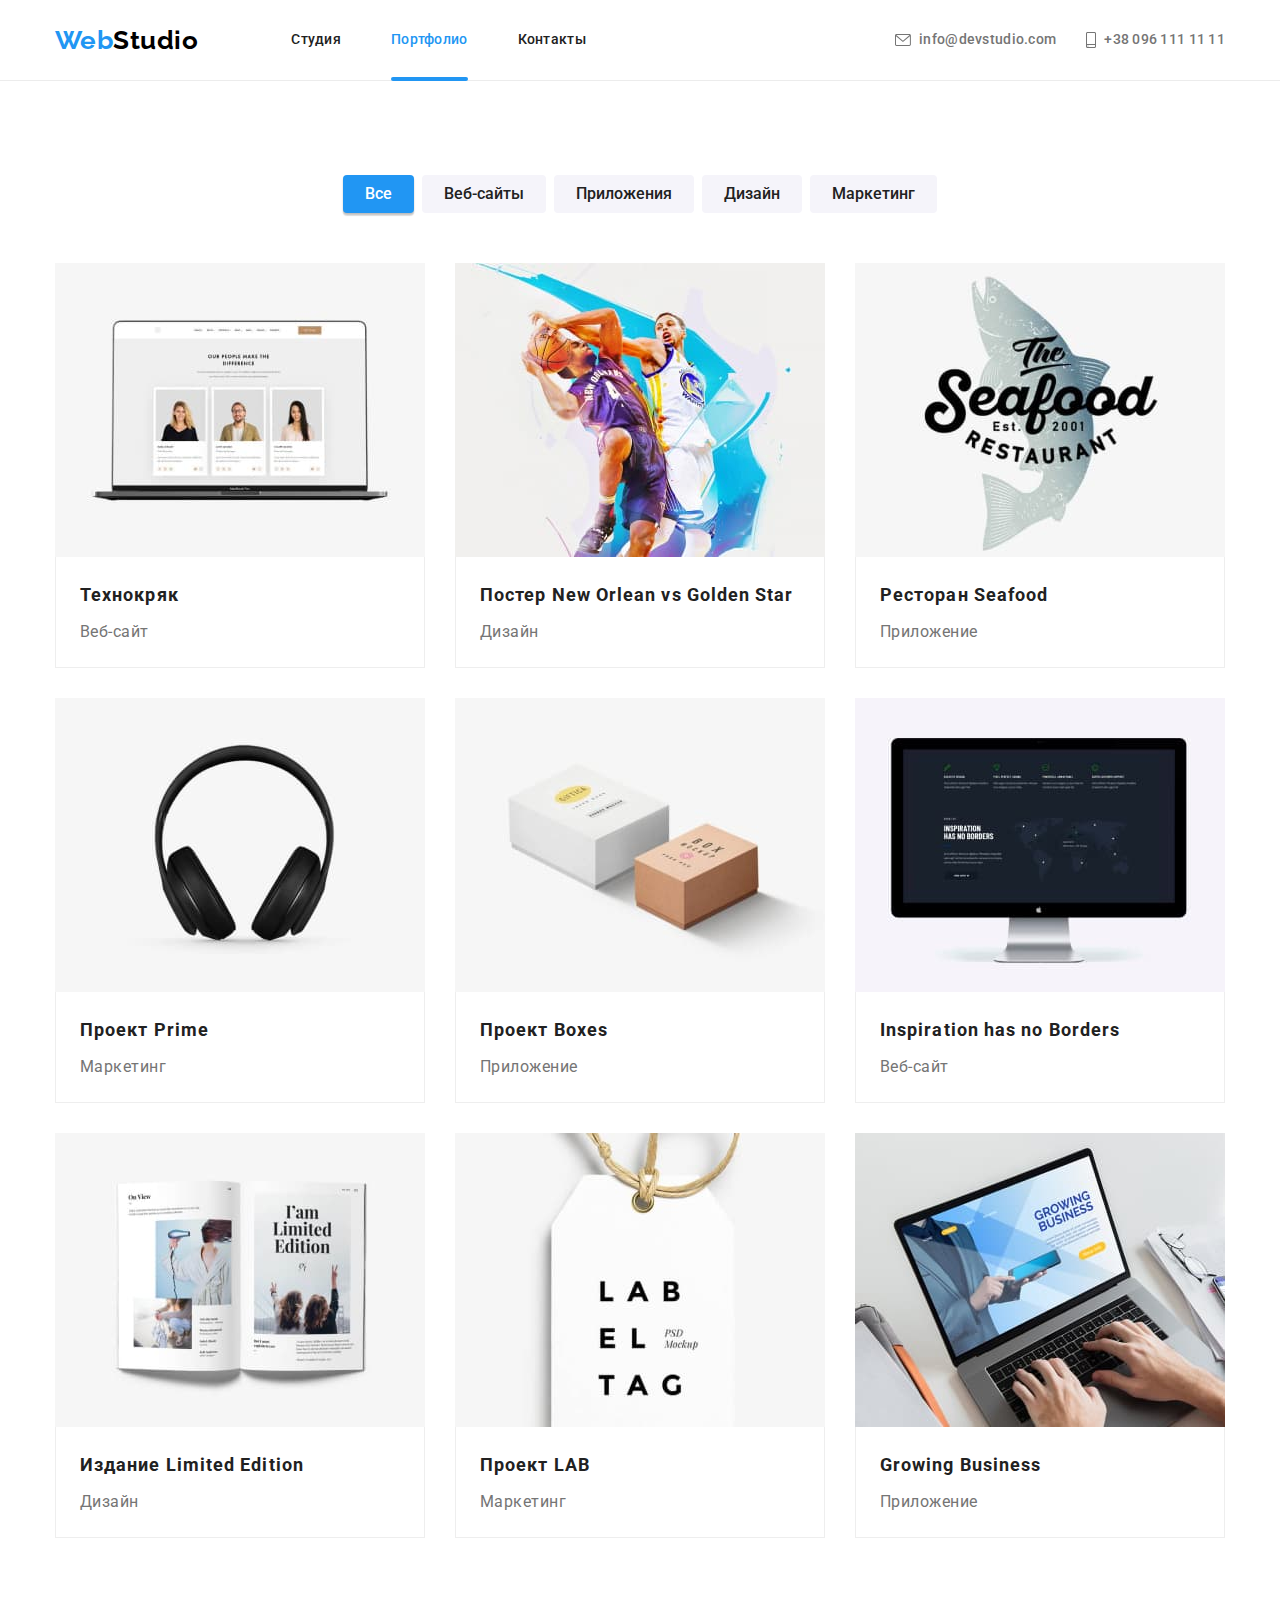
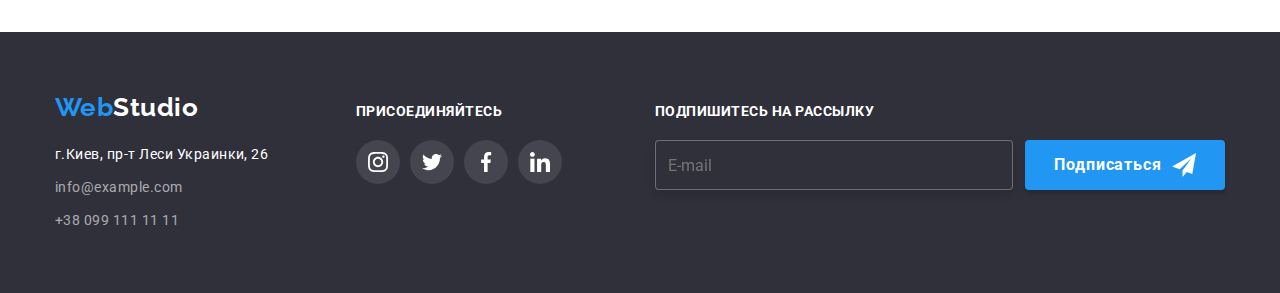
<file: portfolio.html>
<!DOCTYPE html>
<html lang="en">
  <head>
    <meta charset="UTF-8" />
    <meta http-equiv="X-UA-Compatible" content="IE=edge" />
    <meta name="viewport" content="width=device-width, initial-scale=1.0" />
    <title>Портфолио</title>
    <link rel="preconnect" href="https://fonts.googleapis.com" />
    <link rel="preconnect" href="https://fonts.gstatic.com" crossorigin />
    <link
      href="https://fonts.googleapis.com/css2?family=Raleway:wght@700&family=Roboto:wght@400;500;700;900&display=swap"
      rel="stylesheet"
    />
    <link
      rel="stylesheet"
      href="https://cdnjs.cloudflare.com/ajax/libs/modern-normalize/1.1.0/modern-normalize.min.css"
    />
    <link rel="stylesheet" href="./css/main.min.css" />
  </head>
  <body>
    <!--Header-->
    <header class="header">
      <div class="container header__container">
        <nav class="header__nav">
          <a class="logo header__logo" href="./index.html" aria-label="Логотип сайта WebStudio"
            >Web<span class="logo__text logo__text--black" lang="en">Studio</span>
          </a>

          <button type="button" class="header__button" aria-expanded="false" data-menu-button>
            <svg width="40" height="40" aria-label="Переключатель мобильного меню">
              <use class="header__icon-menu" href="./images/icons.svg#icon-mobile-menu"></use>
              <use class="header__icon-close" href="./images/icons.svg#icon-mobile-close"></use>
            </svg>
          </button>

          <div class="menu-container" data-menu>
            <ul class="site-nav">
              <li class="site-nav__item">
                <a class="site-nav__link" href="./index.html">Студия</a>
              </li>
              <li class="site-nav__item">
                <a class="site-nav__link site-nav__link--current" href="./portfolio.html"
                  >Портфолио</a
                >
              </li>
              <li class="site-nav__item">
                <a class="site-nav__link" href="">Контакты</a>
              </li>
            </ul>

            <ul class="header-contacts">
              <li class="header-contacts__item">
                <a class="header-contacts__link" href="mailto:info@devstudio.com"
                  ><svg class="header-contacts__icon" width="16" height="12">
                    <use href="./images/icons.svg#icon-mail"></use>
                  </svg>
                  info@devstudio.com</a
                >
              </li>
              <li class="header-contacts__item">
                <a class="header-contacts__link" href="tel:380961111111">
                  <svg class="header-contacts__icon" width="10" height="16">
                    <use href="./images/icons.svg#icon-phone"></use>
                  </svg>
                  +38 096 111 11 11</a
                >
              </li>
            </ul>

            <ul class="header-links">
              <li class="header-links__item">
                <a href="" class="header-links__link">Instagram</a>
              </li>
              <li class="header-links__item">
                <a href="" class="header-links__link">Twitter</a>
              </li>
              <li class="header-links__item">
                <a href="" class="header-links__link">Facebook</a>
              </li>
              <li class="header-links__item">
                <a href="" class="header-links__link">LinkedIn</a>
              </li>
            </ul>
          </div>
        </nav>
      </div>
    </header>

    <main>
      <!--Navigation buttons-->
      <section class="portfolio section">
        <div class="container">
          <h1 class="visually-hidden">Портфолио</h1>
          <ul class="portfolio-filter">
            <li class="portfolio-filter__item">
              <button class="portfolio-filter__btn portfolio-filter__btn--current" type="button">
                Все
              </button>
            </li>
            <li class="portfolio-filter__item">
              <button class="portfolio-filter__btn" type="button">Веб-сайты</button>
            </li>
            <li class="portfolio-filter__item">
              <button class="portfolio-filter__btn" type="button">Приложения</button>
            </li>
            <li class="portfolio-filter__item">
              <button class="portfolio-filter__btn" type="button">Дизайн</button>
            </li>
            <li class="portfolio-filter__item">
              <button class="portfolio-filter__btn" type="button">Маркетинг</button>
            </li>
          </ul>

          <!--Portfolio-->

          <ul class="card-set">
            <li class="card-set__item">
              <a class="product" href="">
                <div class="product__thumb">
                  <picture>
                    <source
                      srcset="
                        ./images/portfolio/img-1/img1-370@1x.jpg 1x,
                        ./images/portfolio/img-1/img1-370@2x.jpg 2x
                      "
                      type="image/jpg"
                      media="(min-width: 1200px)"
                    />

                    <source
                      srcset="
                        ./images/portfolio/img-1/img1-354@1x.jpg 1x,
                        ./images/portfolio/img-1/img1-354@2x.jpg 2x
                      "
                      type="image/jpg"
                      media="(min-width: 768px)"
                    />

                    <source
                      srcset="
                        ./images/portfolio/img-1/img1-450@1x.jpg 1x,
                        ./images/portfolio/img-1/img1-450@2x.jpg 2x
                      "
                      type="image/jpg"
                      media="(max-width: 767px)"
                    />

                    <img
                      class="product__img"
                      src="./images/portfolio/img-1/img1-450@1x.jpg"
                      alt="Открытый ноутбук с сайтом Технокряк"
                    />
                  </picture>

                  <div class="product__overlay">
                    <div class="product__overlay-box">
                      <p class="product__overlay-text">
                        Ресурс предлагает комплексные предложения с разным уровнем функционала и
                        сервисов. Все это позволит посетителю получить исчерпывающие сведения о
                        компании или частном лице.
                      </p>
                    </div>
                  </div>
                </div>

                <div class="product__meta">
                  <h2 class="product__title">Технокряк</h2>
                  <p class="product__text">Веб-сайт</p>
                </div>
              </a>
            </li>

            <li class="card-set__item">
              <a class="product" href="">
                <div class="product__thumb">
                  <picture>
                    <source
                      srcset="
                        ./images/portfolio/img-2/img2-370@1x.jpg 1x,
                        ./images/portfolio/img-2/img2-370@2x.jpg 2x
                      "
                      type="image/jpg"
                      media="(min-width: 1200px)"
                    />

                    <source
                      srcset="
                        ./images/portfolio/img-2/img2-354@1x.jpg 1x,
                        ./images/portfolio/img-2/img2-354@2x.jpg 2x
                      "
                      type="image/jpg"
                      media="(min-width: 768px)"
                    />

                    <source
                      srcset="
                        ./images/portfolio/img-2/img2-450@1x.jpg 1x,
                        ./images/portfolio/img-2/img2-450@2x.jpg 2x
                      "
                      type="image/jpg"
                      media="(max-width: 767px)"
                    />

                    <img
                      class="product__img"
                      src="./images/portfolio/img-2/img2-450@1x.jpg"
                      alt="Два парня играют в баскетболл"
                    />
                  </picture>

                  <div class="product__overlay">
                    <div class="product__overlay-box">
                      <p class="product__overlay-text">
                        Ресурс предлагает комплексные предложения с разным уровнем функционала и
                        сервисов. Все это позволит посетителю получить исчерпывающие сведения о
                        компании или частном лице.
                      </p>
                    </div>
                  </div>
                </div>
                <div class="product__meta">
                  <h2 class="product__title">Постер New Orlean vs Golden Star</h2>
                  <p class="product__text">Дизайн</p>
                </div>
              </a>
            </li>

            <li class="card-set__item">
              <a class="product" href="">
                <div class="product__thumb">
                  <picture>
                    <source
                      srcset="
                        ./images/portfolio/img-3/img3-370@1x.jpg 1x,
                        ./images/portfolio/img-3/img3-370@2x.jpg 2x
                      "
                      type="image/jpg"
                      media="(min-width: 1200px)"
                    />

                    <source
                      srcset="
                        ./images/portfolio/img-3/img3-354@1x.jpg 1x,
                        ./images/portfolio/img-3/img3-354@2x.jpg 2x
                      "
                      type="image/jpg"
                      media="(min-width: 768px)"
                    />

                    <source
                      srcset="
                        ./images/portfolio/img-3/img3-450@1x.jpg 1x,
                        ./images/portfolio/img-3/img3-450@2x.jpg 2x
                      "
                      type="image/jpg"
                      media="(max-width: 767px)"
                    />

                    <img
                      class="product__img"
                      src="./images/portfolio/img-3/img3-450@1x.jpg"
                      alt="Логотип в виде рыбы с название ресторана Seafood"
                    />
                  </picture>

                  <div class="product__overlay">
                    <div class="product__overlay-box">
                      <p class="product__overlay-text">
                        Ресурс предлагает комплексные предложения с разным уровнем функционала и
                        сервисов. Все это позволит посетителю получить исчерпывающие сведения о
                        компании или частном лице.
                      </p>
                    </div>
                  </div>
                </div>
                <div class="product__meta">
                  <h2 class="product__title">Ресторан Seafood</h2>
                  <p class="product__text">Приложение</p>
                </div>
              </a>
            </li>

            <li class="card-set__item">
              <a class="product" href="">
                <div class="product__thumb">
                  <picture>
                    <source
                      srcset="
                        ./images/portfolio/img-4/img4-370@1x.jpg 1x,
                        ./images/portfolio/img-4/img4-370@2x.jpg 2x
                      "
                      type="image/jpg"
                      media="(min-width: 1200px)"
                    />

                    <source
                      srcset="
                        ./images/portfolio/img-4/img4-354@1x.jpg 1x,
                        ./images/portfolio/img-4/img4-354@2x.jpg 2x
                      "
                      type="image/jpg"
                      media="(min-width: 768px)"
                    />

                    <source
                      srcset="
                        ./images/portfolio/img-4/img4-450@1x.jpg 1x,
                        ./images/portfolio/img-4/img4-450@2x.jpg 2x
                      "
                      type="image/jpg"
                      media="(max-width: 767px)"
                    />

                    <img
                      class="product__img"
                      src="./images/portfolio/img-4/img4-450@1x.jpg"
                      alt="Наушники"
                    />
                  </picture>

                  <div class="product__overlay">
                    <div class="product__overlay-box">
                      <p class="product__overlay-text">
                        Ресурс предлагает комплексные предложения с разным уровнем функционала и
                        сервисов. Все это позволит посетителю получить исчерпывающие сведения о
                        компании или частном лице.
                      </p>
                    </div>
                  </div>
                </div>
                <div class="product__meta">
                  <h2 class="product__title">Проект Prime</h2>
                  <p class="product__text">Маркетинг</p>
                </div>
              </a>
            </li>

            <li class="card-set__item">
              <a class="product" href="">
                <div class="product__thumb">
                  <picture>
                    <source
                      srcset="
                        ./images/portfolio/img-5/img5-370@1x.jpg 1x,
                        ./images/portfolio/img-5/img5-370@2x.jpg 2x
                      "
                      type="image/jpg"
                      media="(min-width: 1200px)"
                    />

                    <source
                      srcset="
                        ./images/portfolio/img-5/img5-354@1x.jpg 1x,
                        ./images/portfolio/img-5/img5-354@2x.jpg 2x
                      "
                      type="image/jpg"
                      media="(min-width: 768px)"
                    />

                    <source
                      srcset="
                        ./images/portfolio/img-5/img5-450@1x.jpg 1x,
                        ./images/portfolio/img-5/img5-450@2x.jpg 2x
                      "
                      type="image/jpg"
                      media="(max-width: 767px)"
                    />

                    <img
                      class="product__img"
                      src="./images/portfolio/img-5/img5-450@1x.jpg"
                      alt="Две коробки"
                    />
                  </picture>

                  <div class="product__overlay">
                    <div class="product__overlay-box">
                      <p class="product__overlay-text">
                        Ресурс предлагает комплексные предложения с разным уровнем функционала и
                        сервисов. Все это позволит посетителю получить исчерпывающие сведения о
                        компании или частном лице.
                      </p>
                    </div>
                  </div>
                </div>
                <div class="product__meta">
                  <h2 class="product__title">Проект Boxes</h2>
                  <p class="product__text">Приложение</p>
                </div>
              </a>
            </li>

            <li class="card-set__item">
              <a class="product" href="">
                <div class="product__thumb">
                  <picture>
                    <source
                      srcset="
                        ./images/portfolio/img-6/img6-370@1x.jpg 1x,
                        ./images/portfolio/img-6/img6-370@2x.jpg 2x
                      "
                      type="image/jpg"
                      media="(min-width: 1200px)"
                    />

                    <source
                      srcset="
                        ./images/portfolio/img-6/img6-354@1x.jpg 1x,
                        ./images/portfolio/img-6/img6-354@2x.jpg 2x
                      "
                      type="image/jpg"
                      media="(min-width: 768px)"
                    />

                    <source
                      srcset="
                        ./images/portfolio/img-6/img6-450@1x.jpg 1x,
                        ./images/portfolio/img-6/img6-450@2x.jpg 2x
                      "
                      type="image/jpg"
                      media="(max-width: 767px)"
                    />

                    <img
                      class="product__img"
                      src="./images/portfolio/img-6/img6-450@1x.jpg"
                      alt="Компьютерый монитор"
                    />
                  </picture>

                  <div class="product__overlay">
                    <div class="product__overlay-box">
                      <p class="product__overlay-text">
                        Ресурс предлагает комплексные предложения с разным уровнем функционала и
                        сервисов. Все это позволит посетителю получить исчерпывающие сведения о
                        компании или частном лице.
                      </p>
                    </div>
                  </div>
                </div>
                <div class="product__meta">
                  <h2 class="product__title">Inspiration has no Borders</h2>
                  <p class="product__text">Веб-сайт</p>
                </div>
              </a>
            </li>

            <li class="card-set__item">
              <a class="product" href="">
                <div class="product__thumb">
                  <picture>
                    <source
                      srcset="
                        ./images/portfolio/img-7/img7-370@1x.jpg 1x,
                        ./images/portfolio/img-7/img7-370@2x.jpg 2x
                      "
                      type="image/jpg"
                      media="(min-width: 1200px)"
                    />

                    <source
                      srcset="
                        ./images/portfolio/img-7/img7-354@1x.jpg 1x,
                        ./images/portfolio/img-7/img7-354@2x.jpg 2x
                      "
                      type="image/jpg"
                      media="(min-width: 768px)"
                    />

                    <source
                      srcset="
                        ./images/portfolio/img-7/img7-450@1x.jpg 1x,
                        ./images/portfolio/img-7/img7-450@2x.jpg 2x
                      "
                      type="image/jpg"
                      media="(max-width: 767px)"
                    />

                    <img
                      class="product__img"
                      src="./images/portfolio/img-7/img7-450@1x.jpg"
                      alt="Открытый журнал"
                    />
                  </picture>

                  <div class="product__overlay">
                    <div class="product__overlay-box">
                      <p class="product__overlay-text">
                        Ресурс предлагает комплексные предложения с разным уровнем функционала и
                        сервисов. Все это позволит посетителю получить исчерпывающие сведения о
                        компании или частном лице.
                      </p>
                    </div>
                  </div>
                </div>
                <div class="product__meta">
                  <h2 class="product__title">Издание Limited Edition</h2>
                  <p class="product__text">Дизайн</p>
                </div>
              </a>
            </li>

            <li class="card-set__item">
              <a class="product" href="">
                <div class="product__thumb">
                  <picture>
                    <source
                      srcset="
                        ./images/portfolio/img-8/img8-370@1x.jpg 1x,
                        ./images/portfolio/img-8/img8-370@2x.jpg 2x
                      "
                      type="image/jpg"
                      media="(min-width: 1200px)"
                    />

                    <source
                      srcset="
                        ./images/portfolio/img-8/img8-354@1x.jpg 1x,
                        ./images/portfolio/img-8/img8-354@2x.jpg 2x
                      "
                      type="image/jpg"
                      media="(min-width: 768px)"
                    />

                    <source
                      srcset="
                        ./images/portfolio/img-8/img8-450@1x.jpg 1x,
                        ./images/portfolio/img-8/img8-450@2x.jpg 2x
                      "
                      type="image/jpg"
                      media="(max-width: 767px)"
                    />

                    <img
                      class="product__img"
                      src="./images/portfolio/img-8/img8-450@1x.jpg"
                      alt="Этикетка"
                    />
                  </picture>

                  <div class="product__overlay">
                    <div class="product__overlay-box">
                      <p class="product__overlay-text">
                        Ресурс предлагает комплексные предложения с разным уровнем функционала и
                        сервисов. Все это позволит посетителю получить исчерпывающие сведения о
                        компании или частном лице.
                      </p>
                    </div>
                  </div>
                </div>
                <div class="product__meta">
                  <h2 class="product__title">Проект LAB</h2>
                  <p class="product__text">Маркетинг</p>
                </div>
              </a>
            </li>

            <li class="card-set__item">
              <a class="product" href="">
                <div class="product__thumb">
                  <picture>
                    <source
                      srcset="
                        ./images/portfolio/img-9/img9-370@1x.jpg 1x,
                        ./images/portfolio/img-9/img9-370@2x.jpg 2x
                      "
                      type="image/jpg"
                      media="(min-width: 1200px)"
                    />

                    <source
                      srcset="
                        ./images/portfolio/img-9/img9-354@1x.jpg 1x,
                        ./images/portfolio/img-9/img9-354@2x.jpg 2x
                      "
                      type="image/jpg"
                      media="(min-width: 768px)"
                    />

                    <source
                      srcset="
                        ./images/portfolio/img-9/img9-450@1x.jpg 1x,
                        ./images/portfolio/img-9/img9-450@2x.jpg 2x
                      "
                      type="image/jpg"
                      media="(max-width: 767px)"
                    />

                    <img
                      class="product__img"
                      src="./images/portfolio/img-9/img9-450@1x.jpg"
                      alt="Человек печатает на макбуке"
                    />
                  </picture>

                  <div class="product__overlay">
                    <div class="product__overlay-box">
                      <p class="product__overlay-text">
                        Ресурс предлагает комплексные предложения с разным уровнем функционала и
                        сервисов. Все это позволит посетителю получить исчерпывающие сведения о
                        компании или частном лице.
                      </p>
                    </div>
                  </div>
                </div>
                <div class="product__meta">
                  <h2 class="product__title">Growing Business</h2>
                  <p class="product__text">Приложение</p>
                </div>
              </a>
            </li>
          </ul>
        </div>
      </section>
    </main>

    <!--Footer-->
    <footer class="footer">
      <div class="container footer__flex">
        <div class="footer-contacts">
          <a class="logo footer__logo" href="./index.html"
            >Web<span class="logo__text logo__text--white" lang="en">Studio</span>
          </a>

          <address class="footer-contacts__address">
            <ul class="footer-contacts__list">
              <li class="footer-contacts__item">
                <a
                  class="footer-contacts__link footer-contacts__address"
                  href="https://goo.gl/maps/hzVvKhw79iwVWXAN9"
                  >г.Киев, пр-т Леси Украинки, 26</a
                >
              </li>
              <li class="footer-contacts__item">
                <a class="footer-contacts__link" href="mailto:info@example.com">info@example.com</a>
              </li>
              <li class="footer-contacts__item">
                <a class="footer-contacts__link" href="tel:380991111111">+38 099 111 11 11</a>
              </li>
            </ul>
          </address>
        </div>

        <!-- Footer socials -->
        <div class="footer-socials">
          <p class="footer-socials__text">присоединяйтесь</p>
          <ul class="footer-socials__list">
            <li class="footer-socials__item">
              <a class="footer-socials__link" href="">
                <svg class="footer-socials__icon" width="20" height="20">
                  <use href="./images/icons.svg#icon-instagram"></use>
                </svg>
              </a>
            </li>
            <li class="footer-socials__item">
              <a class="footer-socials__link" href="">
                <svg class="footer-socials__icon" width="20" height="20">
                  <use href="./images/icons.svg#icon-twitter"></use>
                </svg>
              </a>
            </li>
            <li class="footer-socials__item">
              <a class="footer-socials__link" href="">
                <svg class="footer-socials__icon" width="20" height="20">
                  <use href="./images/icons.svg#icon-facebook"></use>
                </svg>
              </a>
            </li>
            <li class="footer-socials__item">
              <a class="footer-socials__link" href="">
                <svg class="footer-socials__icon" width="20" height="20">
                  <use href="./images/icons.svg#icon-linkedin"></use>
                </svg>
              </a>
            </li>
          </ul>
        </div>

        <!--Footer input-->
        <form class="footer-form">
          <label class="footer-form__label">
            <span class="footer-form__text">Подпишитесь на рассылку</span>
            <input class="footer-form__input" type="email" name="mail" placeholder="E-mail" />
          </label>
          <button class="footer-form__button" type="submit">
            Подписаться
            <svg class="footer-form-icon" width="24" height="24">
              <use href="./images/icons.svg#icon-send"></use>
            </svg>
          </button>
        </form>
      </div>
    </footer>
    <script src="./js/modal.js"></script>
    <script src="./js/mobile-menu.js"></script>
  </body>
</html>
</file>
<file: css/main.min.css>
:root{--prime-color: #757575;--title-color: #212121;--logo-black-color: #000000;--accent-color: #2196F3;--main-white-color: #FFFFFF;--bg-color: #2F303A;--team-bg-color: #F5F4FA;--footer-contact-color: rgba(255, 255, 255, 0.6);--button-hover: #188CE8;--icon-color: #AFB1B8;--placeholder: rgba(117, 117, 117, 0.5)}.hero__button,.footer-form__button,.modal__button{display:block;min-width:200px;font-family:inherit;font-weight:700;font-size:16px;line-height:1.87;letter-spacing:0.06em;color:var(--main-white-color);background-color:var(--accent-color);-webkit-box-shadow:0px 4px 4px rgba(0,0,0,0.15);box-shadow:0px 4px 4px rgba(0,0,0,0.15);border:none;border-radius:4px;cursor:pointer;-webkit-transition:background-color 250ms cubic-bezier(0.4, 0, 0.2, 1);transition:background-color 250ms cubic-bezier(0.4, 0, 0.2, 1)}.hero__button:hover,.footer-form__button:hover,.modal__button:hover,.hero__button:focus,.footer-form__button:focus,.modal__button:focus{background-color:var(--button-hover)}.product__overlay-box{display:-webkit-box;display:-ms-flexbox;display:flex;-webkit-box-align:center;-ms-flex-align:center;align-items:center}.footer-form__button,.socials__link,.features__thumb,.work-list__text,.clients-list__link{display:-webkit-box;display:-ms-flexbox;display:flex;-webkit-box-align:center;-ms-flex-align:center;align-items:center;-webkit-box-pack:center;-ms-flex-pack:center;justify-content:center}.visually-hidden{position:absolute;width:1px;height:1px;margin:-1px;border:0;padding:0;clip:rect(0 0 0 0);overflow:hidden}html{scroll-behavior:smooth}body{font-family:Roboto, sans-serif;color:var(--prime-color);background-color:var(--main-white-color);letter-spacing:0.03em}ul{list-style:none;padding:0;margin:0}h1,h2,h3,h4,h5,h6,p{margin-top:0;margin-bottom:0}a{text-decoration:none}img{display:block;max-width:100%;height:auto}input{outline:none}textarea{outline:none}@-webkit-keyframes slide-top{from{-webkit-transform:translateY(-3px);transform:translateY(-3px)}to{-webkit-transform:translateY(3px);transform:translateY(3px)}}@keyframes slide-top{from{-webkit-transform:translateY(-3px);transform:translateY(-3px)}to{-webkit-transform:translateY(3px);transform:translateY(3px)}}@-webkit-keyframes scale-button{from{-webkit-transform:scale(0.8);transform:scale(0.8)}to{-webkit-transform:scale(0.9);transform:scale(0.9)}}@keyframes scale-button{from{-webkit-transform:scale(0.8);transform:scale(0.8)}to{-webkit-transform:scale(0.9);transform:scale(0.9)}}.container{margin-left:auto;margin-right:auto;padding-left:15px;padding-right:15px}@media screen and (min-width: 480px){.container{width:480px}}@media screen and (min-width: 768px){.container{width:768px}}@media screen and (min-width: 1200px){.container{width:1200px}}@media screen and (max-width: 767px){.menu-container{position:fixed;top:0;left:0;z-index:5;padding:48px 40px;width:100%;height:100%;background-color:var(--main-white-color);-webkit-transform:translateX(100%);transform:translateX(100%);-webkit-transition:-webkit-transform 250ms cubic-bezier(0.4, 0, 0.2, 1);transition:-webkit-transform 250ms cubic-bezier(0.4, 0, 0.2, 1);transition:transform 250ms cubic-bezier(0.4, 0, 0.2, 1);transition:transform 250ms cubic-bezier(0.4, 0, 0.2, 1), -webkit-transform 250ms cubic-bezier(0.4, 0, 0.2, 1)}.menu-container.is-open{-webkit-transform:translateX(0);transform:translateX(0);display:-webkit-box;display:-ms-flexbox;display:flex;-webkit-box-orient:vertical;-webkit-box-direction:normal;-ms-flex-direction:column;flex-direction:column}}@media screen and (min-width: 768px){.menu-container{display:-webkit-box;display:-ms-flexbox;display:flex;-webkit-box-align:center;-ms-flex-align:center;align-items:center;-webkit-box-flex:1;-ms-flex-positive:1;flex-grow:1}}.section{padding-top:60px;padding-bottom:60px}@media screen and (min-width: 1200px){.section{padding-top:94px;padding-bottom:94px}}.section__title{color:var(--title-color);font-size:28px;line-height:1.17;text-align:center;margin-bottom:30px}@media screen and (min-width: 1200px){.section__title{margin-bottom:50px;font-size:36px;line-height:1.16}}.section--no-padding-top{padding-top:0}@media screen and (max-width: 1199px){.section--no-padding-top{display:none}}.section--team-background{background-color:var(--team-bg-color)}.logo{font-family:Raleway;font-weight:700;font-size:24px;line-height:1.16;color:var(--accent-color)}@media screen and (min-width: 1200px){.logo{font-size:26px;line-height:1.19}}.logo__text--black{color:var(--logo-black-color)}@media screen and (max-width: 767px){.header__logo{padding-top:16px;padding-bottom:16px}}@media screen and (min-width: 768px){.header__logo{margin-right:88px}}@media screen and (min-width: 1200px){.header__logo{margin-right:93px}}.footer__logo{display:block;-ms-flex-line-pack:center;align-content:center;margin-bottom:20px}.logo__text--white{color:var(--main-white-color)}.footer__logo{display:block}@media screen and (min-width: 768px){.site-nav{display:-webkit-box;display:-ms-flexbox;display:flex}.site-nav .site-nav__item:not(:last-child){margin-right:50px}}.site-nav__link{position:relative;display:block;font-weight:500;font-size:14px;line-height:1.14;letter-spacing:0.02em;color:var(--title-color);-webkit-transition:color 250ms cubic-bezier(0.4, 0, 0.2, 1);transition:color 250ms cubic-bezier(0.4, 0, 0.2, 1)}.site-nav__link:hover,.site-nav__link:focus{color:var(--accent-color)}.site-nav__link--current{color:var(--accent-color)}@media screen and (max-width: 767px){.site-nav__link{padding-top:16px;padding-bottom:16px;font-size:40px;line-height:1.17}}@media screen and (min-width: 768px){.site-nav__link{padding-top:32px;padding-bottom:32px}.site-nav__link--current:after{position:absolute;display:block;content:'';width:100%;height:4px;bottom:-1px;border-radius:2px;background:#2196f3}}@media screen and (max-width: 767px){.header-links{display:-webkit-box;display:-ms-flexbox;display:flex}}@media screen and (min-width: 768px){.header-links{display:none}}.header-links__link{font-size:18px;line-height:1.22;color:var(--accent-color)}.header-links__item:not(:last-child) .header-links__link::after{content:'';border-right:1px solid rgba(33,33,33,0.2);margin-left:10px;margin-right:10px}.hero__button{padding:10px 32px;margin:0 auto}.footer-form__button{margin:0 auto;padding:10px 28px}.modal__button{margin:0 auto;padding:10px 55px}.header__button{position:absolute;top:10px;right:10px;z-index:2;display:-webkit-inline-box;display:-ms-inline-flexbox;display:inline-flex;padding:0;border:none;background-color:transparent}.header__button:hover,.header__button:focus{fill:var(--accent-color)}@media screen and (min-width: 768px){.header__button{display:none}}.scroll-to-top{position:fixed;bottom:30px;right:30px;display:-webkit-box;display:-ms-flexbox;display:flex;-webkit-box-align:center;-ms-flex-align:center;align-items:center;-webkit-box-pack:center;-ms-flex-pack:center;justify-content:center;width:50px;height:50px;background-color:var(--accent-color);border:none;border-radius:50%;cursor:pointer;-webkit-animation:scale-button 1s cubic-bezier(0.4, 0, 0.2, 1) 2s infinite alternate both;animation:scale-button 1s cubic-bezier(0.4, 0, 0.2, 1) 2s infinite alternate both}.socials{display:-webkit-box;display:-ms-flexbox;display:flex;-webkit-box-pack:center;-ms-flex-pack:center;justify-content:center}.socials__item:not(:last-child){margin-right:10px}.socials__link{width:44px;height:44px;border-radius:50%;fill:var(--icon-color);-webkit-transition:fill 250ms cubic-bezier(0.4, 0, 0.2, 1),background-color 250ms cubic-bezier(0.4, 0, 0.2, 1);transition:fill 250ms cubic-bezier(0.4, 0, 0.2, 1),background-color 250ms cubic-bezier(0.4, 0, 0.2, 1)}.socials__link:hover,.socials__link:focus{fill:var(--main-white-color);background-color:var(--accent-color)}.portfolio-filter{display:-webkit-box;display:-ms-flexbox;display:flex;gap:8px}@media screen and (max-width: 767px){.portfolio-filter{-ms-flex-wrap:wrap;flex-wrap:wrap;-webkit-box-pack:start;-ms-flex-pack:start;justify-content:flex-start;margin-bottom:40px;row-gap:15px}}@media screen and (min-width: 768px){.portfolio-filter{-webkit-box-pack:center;-ms-flex-pack:center;justify-content:center;margin-bottom:30px}}@media screen and (min-width: 1200px){.portfolio-filter{margin-bottom:50px}}.portfolio-filter__btn{padding:6px 22px;color:var(--title-color);font-family:inherit;font-weight:500;font-size:16px;line-height:1.62;text-align:center;background-color:var(--team-bg-color);cursor:pointer;border-radius:4px;border:none;-webkit-transition:background-color 250ms cubic-bezier(0.4, 0, 0.2, 1),color 250ms cubic-bezier(0.4, 0, 0.2, 1),-webkit-box-shadow 250ms cubic-bezier(0.4, 0, 0.2, 1);transition:background-color 250ms cubic-bezier(0.4, 0, 0.2, 1),color 250ms cubic-bezier(0.4, 0, 0.2, 1),-webkit-box-shadow 250ms cubic-bezier(0.4, 0, 0.2, 1);transition:background-color 250ms cubic-bezier(0.4, 0, 0.2, 1),color 250ms cubic-bezier(0.4, 0, 0.2, 1),box-shadow 250ms cubic-bezier(0.4, 0, 0.2, 1);transition:background-color 250ms cubic-bezier(0.4, 0, 0.2, 1),color 250ms cubic-bezier(0.4, 0, 0.2, 1),box-shadow 250ms cubic-bezier(0.4, 0, 0.2, 1),-webkit-box-shadow 250ms cubic-bezier(0.4, 0, 0.2, 1)}.portfolio-filter__btn:hover,.portfolio-filter__btn:focus{background-color:var(--accent-color);color:var(--main-white-color);-webkit-box-shadow:0px 3px 1px rgba(0,0,0,0.1),0px 1px 2px rgba(0,0,0,0.08),0px 2px 2px rgba(0,0,0,0.12);box-shadow:0px 3px 1px rgba(0,0,0,0.1),0px 1px 2px rgba(0,0,0,0.08),0px 2px 2px rgba(0,0,0,0.12)}.portfolio-filter__btn--current{background-color:var(--accent-color);color:var(--main-white-color);-webkit-box-shadow:0px 3px 1px rgba(0,0,0,0.1),0px 1px 2px rgba(0,0,0,0.08),0px 2px 2px rgba(0,0,0,0.12);box-shadow:0px 3px 1px rgba(0,0,0,0.1),0px 1px 2px rgba(0,0,0,0.08),0px 2px 2px rgba(0,0,0,0.12)}.card-set{display:-webkit-box;display:-ms-flexbox;display:flex}@media screen and (max-width: 767px){.card-set{-webkit-box-orient:vertical;-webkit-box-direction:normal;-ms-flex-direction:column;flex-direction:column}}@media screen and (min-width: 768px){.card-set{-ms-flex-wrap:wrap;flex-wrap:wrap;gap:30px}}@media screen and (max-width: 767px){.card-set__item{max-width:450px}.card-set__item:not(:last-child){margin-bottom:30px}}@media screen and (min-width: 768px){.card-set__item{display:-webkit-box;display:-ms-flexbox;display:flex;width:354px}}@media screen and (min-width: 1200px){.card-set__item{width:370px}}.product{display:block;color:var(--prime-color);-webkit-box-shadow:none;box-shadow:none;-webkit-transition:-webkit-box-shadow 250ms cubic-bezier(0.4, 0, 0.2, 1);transition:-webkit-box-shadow 250ms cubic-bezier(0.4, 0, 0.2, 1);transition:box-shadow 250ms cubic-bezier(0.4, 0, 0.2, 1);transition:box-shadow 250ms cubic-bezier(0.4, 0, 0.2, 1), -webkit-box-shadow 250ms cubic-bezier(0.4, 0, 0.2, 1)}.product:hover,.product:focus{-webkit-box-shadow:0px 1px 1px rgba(0,0,0,0.12),0px 4px 4px rgba(0,0,0,0.06),1px 4px 6px rgba(0,0,0,0.16);box-shadow:0px 1px 1px rgba(0,0,0,0.12),0px 4px 4px rgba(0,0,0,0.06),1px 4px 6px rgba(0,0,0,0.16)}@media screen and (min-width: 768px){.product{display:-webkit-box;display:-ms-flexbox;display:flex;-webkit-box-orient:vertical;-webkit-box-direction:normal;-ms-flex-direction:column;flex-direction:column}}.product__thumb{position:relative;overflow:hidden}.product__overlay{position:absolute;top:0;left:0;width:100%;height:100%;background-color:rgba(33,150,243,0.9);-webkit-transform:translateY(100%);transform:translateY(100%);-webkit-transition:-webkit-transform 250ms cubic-bezier(0.4, 0, 0.2, 1);transition:-webkit-transform 250ms cubic-bezier(0.4, 0, 0.2, 1);transition:transform 250ms cubic-bezier(0.4, 0, 0.2, 1);transition:transform 250ms cubic-bezier(0.4, 0, 0.2, 1), -webkit-transform 250ms cubic-bezier(0.4, 0, 0.2, 1)}.product:hover .product__overlay,.product:focus .product__overlay{opacity:1;-webkit-transform:translateY(0);transform:translateY(0)}.product__overlay-box{position:absolute;top:0;left:0;width:100%;height:100%}.product__overlay-text{padding-left:24px;padding-right:24px;font-weight:400;font-size:18px;line-height:1.56;color:var(--main-white-color)}.product__meta{padding:20px 24px;border-right:1px solid #eeeeee;border-bottom:1px solid #eeeeee;border-left:1px solid #eeeeee}@media screen and (min-width: 768px){.product__meta{-webkit-box-flex:1;-ms-flex-positive:1;flex-grow:1}}.product__title{margin-bottom:4px;color:var(--title-color);font-size:18px;line-height:2;letter-spacing:0.06em}.product__text{font-size:16px;line-height:1.88}@media screen and (max-width: 767px){.footer-socials{margin-bottom:60px}}@media screen and (min-width: 1200px){.footer-socials{margin-right:93px}}.footer-socials__text{margin-bottom:20px;font-weight:700;font-size:14px;line-height:1.14;text-transform:uppercase;color:var(--main-white-color)}.footer-socials__list{display:-webkit-box;display:-ms-flexbox;display:flex}.footer-socials__item:not(:last-child){margin-right:10px}.footer-socials__link{display:-webkit-box;display:-ms-flexbox;display:flex;padding:12px;width:44px;height:44px;background-color:rgba(255,255,255,0.1);border-radius:50%;-webkit-transition:background-color 250ms cubic-bezier(0.4, 0, 0.2, 1);transition:background-color 250ms cubic-bezier(0.4, 0, 0.2, 1)}.footer-socials__link:hover,.footer-socials__link:focus{background-color:var(--accent-color)}.footer-socials__icon{fill:var(--main-white-color)}@media screen and (max-width: 767px){.footer-form{width:100%}}@media screen and (min-width: 768px) and (max-width: 1199px){.footer-form{width:450px}}@media screen and (min-width: 1200px){.footer-form{display:-webkit-box;display:-ms-flexbox;display:flex;-webkit-box-align:end;-ms-flex-align:end;align-items:flex-end}}.footer-form__label{display:-webkit-box;display:-ms-flexbox;display:flex;-webkit-box-orient:vertical;-webkit-box-direction:normal;-ms-flex-direction:column;flex-direction:column}@media screen and (max-width: 1199px){.footer-form__label{-webkit-box-align:center;-ms-flex-align:center;align-items:center}}.footer-form__text{margin-bottom:20px;font-weight:700;font-size:14px;line-height:1.14;text-transform:uppercase;color:var(--main-white-color)}.footer-form__input{width:100%;height:50px;padding:12px;color:var(--main-white-color);background-color:var(--bg-color);border:1px solid rgba(255,255,255,0.3);-webkit-filter:drop-shadow(0px 4px 4px rgba(0,0,0,0.15));filter:drop-shadow(0px 4px 4px rgba(0,0,0,0.15));border-radius:4px;-webkit-transition:border-color 250ms cubic-bezier(0.4, 0, 0.2, 1);transition:border-color 250ms cubic-bezier(0.4, 0, 0.2, 1)}.footer-form__input:focus{border-color:var(--accent-color)}@media screen and (max-width: 1199px){.footer-form__input{margin-bottom:20px}}@media screen and (min-width: 1200px){.footer-form__input{margin-right:12px;width:358px}}.footer-form-icon{margin-left:10px}.backdrop{position:fixed;top:0;left:0;width:100%;height:100%;background-color:rgba(0,0,0,0.2);opacity:1;visibility:visible;overflow-y:scroll;-webkit-transition:opacity 250ms cubic-bezier(0.4, 0, 0.2, 1),visibility 250ms cubic-bezier(0.4, 0, 0.2, 1);transition:opacity 250ms cubic-bezier(0.4, 0, 0.2, 1),visibility 250ms cubic-bezier(0.4, 0, 0.2, 1)}@media screen and (max-width: 767px){.backdrop{padding:94px 15px}}.backdrop.is-hidden{opacity:0;pointer-events:none;visibility:hidden}.backdrop.is-hidden .modal{-webkit-transform:translate(-50%, -50%) scale(0.9);transform:translate(-50%, -50%) scale(0.9)}.modal{position:relative;top:50%;left:50%;padding:40px;max-width:450px;min-height:609px;background-color:var(--main-white-color);-webkit-transform:translate(-50%, -50%) scale(1);transform:translate(-50%, -50%) scale(1);-webkit-transition:-webkit-transform 250ms cubic-bezier(0.4, 0, 0.2, 1);transition:-webkit-transform 250ms cubic-bezier(0.4, 0, 0.2, 1);transition:transform 250ms cubic-bezier(0.4, 0, 0.2, 1);transition:transform 250ms cubic-bezier(0.4, 0, 0.2, 1), -webkit-transform 250ms cubic-bezier(0.4, 0, 0.2, 1)}@media screen and (min-width: 768px){.modal{position:absolute}}.modal__close{position:absolute;top:8px;right:8px;display:-webkit-box;display:-ms-flexbox;display:flex;-webkit-box-align:center;-ms-flex-align:center;align-items:center;-webkit-box-pack:center;-ms-flex-pack:center;justify-content:center;width:30px;height:30px;background-color:#ffffff;border:1px solid rgba(0,0,0,0.1);border-radius:50%;cursor:pointer;-webkit-transition:fill 250ms cubic-bezier(0.4, 0, 0.2, 1);transition:fill 250ms cubic-bezier(0.4, 0, 0.2, 1)}.modal__close:hover,.modal__close:focus{fill:var(--accent-color)}.modal__title{margin-bottom:12px;font-size:20px;line-height:1.15;text-align:center;color:var(--title-color)}.modal__label{position:relative;display:-webkit-box;display:-ms-flexbox;display:flex;-webkit-box-orient:vertical;-webkit-box-direction:normal;-ms-flex-direction:column;flex-direction:column;margin-bottom:10px}.modal__label:nth-child(5){margin-bottom:20px}.modal__label:focus-within>.modal__icon{fill:var(--accent-color)}.modal__label::-webkit-input-placeholder{font-weight:400;font-size:12px;line-height:1.16;letter-spacing:0.01em;color:var(--placeholder)}.modal__label:-ms-input-placeholder{font-weight:400;font-size:12px;line-height:1.16;letter-spacing:0.01em;color:var(--placeholder)}.modal__label::-ms-input-placeholder{font-weight:400;font-size:12px;line-height:1.16;letter-spacing:0.01em;color:var(--placeholder)}.modal__label::placeholder{font-weight:400;font-size:12px;line-height:1.16;letter-spacing:0.01em;color:var(--placeholder)}.modal__text{margin-bottom:4px;font-weight:400;font-size:12px;line-height:1.16;letter-spacing:0.01em}.modal__input{padding-top:11px;padding-right:12px;padding-bottom:11px;padding-left:42px;border:1px solid rgba(33,33,33,0.2);border-radius:4px;-webkit-transition:border 250ms cubic-bezier(0.4, 0, 0.2, 1);transition:border 250ms cubic-bezier(0.4, 0, 0.2, 1)}.modal__input:focus{border:1px solid var(--accent-color)}.modal__icon{position:absolute;top:50%;left:12px;-webkit-transition:fill 250ms cubic-bezier(0.4, 0, 0.2, 1);transition:fill 250ms cubic-bezier(0.4, 0, 0.2, 1)}.modal__textarea{height:120px;padding:12px 16px;border:1px solid rgba(33,33,33,0.2);border-radius:4px;resize:none;-webkit-transition:border 250ms cubic-bezier(0.4, 0, 0.2, 1);transition:border 250ms cubic-bezier(0.4, 0, 0.2, 1)}.modal__textarea:focus{border:1px solid var(--accent-color)}.modal__checkbox{display:-webkit-box;display:-ms-flexbox;display:flex;-webkit-box-align:center;-ms-flex-align:center;align-items:center;margin-bottom:30px;font-size:11px;line-height:1.16}.modal__checkbox-input{-webkit-appearance:none;-moz-appearance:none;appearance:none}.modal__checkbox-input:focus+.modal__checkbox-icon{border-color:var(--accent-color)}.modal__checkbox-input:checked+.modal__checkbox-icon{background-color:var(--accent-color);background-origin:border-box;border-color:var(--accent-color)}.modal__checkbox-icon{margin-right:8px;border:2px solid var(--title-color);border-radius:4px;-webkit-transition:background-color 250ms cubic-bezier(0.4, 0, 0.2, 1),border-color 250ms cubic-bezier(0.4, 0, 0.2, 1);transition:background-color 250ms cubic-bezier(0.4, 0, 0.2, 1),border-color 250ms cubic-bezier(0.4, 0, 0.2, 1)}.modal__checkbox-link{text-decoration:underline;color:var(--accent-color)}.header{position:relative;border-bottom:1px solid #ececec}@media screen and (max-width: 767px){.header__nav{display:-webkit-box;display:-ms-flexbox;display:flex;-webkit-box-pack:justify;-ms-flex-pack:justify;justify-content:space-between;-webkit-box-align:center;-ms-flex-align:center;align-items:center}}@media screen and (min-width: 768px){.header__nav{display:-webkit-box;display:-ms-flexbox;display:flex;-webkit-box-align:center;-ms-flex-align:center;align-items:center}}@media screen and (max-width: 767px){.header-contacts{display:-webkit-box;display:-ms-flexbox;display:flex;-webkit-box-orient:vertical;-webkit-box-direction:reverse;-ms-flex-direction:column-reverse;flex-direction:column-reverse;margin-top:auto;margin-bottom:64px}}@media screen and (min-width: 768px){.header-contacts{margin-left:auto}}@media screen and (min-width: 1200px){.header-contacts{display:-webkit-box;display:-ms-flexbox;display:flex}}@media screen and (max-width: 767px){.header-contacts__item:first-child .header-contacts__link{font-size:24px;line-height:1.16}}@media screen and (min-width: 1200px){.header-contacts__item{margin-right:30px}.header-contacts__item:last-child{margin-right:0}}.header-contacts__link{font-weight:500;font-size:14px;line-height:1.14;letter-spacing:0.02em;color:var(--prime-color);-webkit-transition:color 250ms cubic-bezier(0.4, 0, 0.2, 1);transition:color 250ms cubic-bezier(0.4, 0, 0.2, 1)}.header-contacts__link:hover,.header-contacts__link:focus{color:var(--accent-color)}@media screen and (max-width: 767px){.header-contacts__link{display:block;padding-top:16px;padding-bottom:16px;font-size:34px;line-height:1.17}}@media screen and (min-width: 768px){.header-contacts__link{display:-webkit-box;display:-ms-flexbox;display:flex;-webkit-box-align:center;-ms-flex-align:center;align-items:center;padding-top:5px;padding-bottom:5px}}@media screen and (max-width: 767px){.header-contacts__icon{display:none}}@media screen and (min-width: 768px){.header-contacts__icon{margin-right:8px;fill:currentColor}.header-contacts__icon:hover,.header-contacts__icon:focus{fill:var(--accent-color)}}.hero{padding:118px 0;margin-left:auto;margin-right:auto;background-repeat:no-repeat;background-position:center;background-size:cover;background-color:var(--bg-color)}@media screen and (max-width: 767px){.hero{background-image:-webkit-gradient(linear, left top, right top, from(rgba(47,48,58,0.4)), to(rgba(47,48,58,0.4))),url(../images/hero/hero-mobile-img@1x.jpg);background-image:linear-gradient(to right, rgba(47,48,58,0.4), rgba(47,48,58,0.4)),url(../images/hero/hero-mobile-img@1x.jpg)}}@media screen and (max-width: 767px) and (min-device-pixel-ratio: 2), screen and (max-width: 767px) and (-webkit-min-device-pixel-ratio: 2), screen and (max-width: 767px) and (min-resolution: 192dpi), screen and (max-width: 767px) and (min-resolution: 2dppx){.hero{background-image:-webkit-gradient(linear, left top, right top, from(rgba(47,48,58,0.4)), to(rgba(47,48,58,0.4))),url(../images/hero/hero-mobile-img@2x.jpg);background-image:linear-gradient(to right, rgba(47,48,58,0.4), rgba(47,48,58,0.4)),url(../images/hero/hero-mobile-img@2x.jpg)}}@media screen and (min-width: 768px){.hero{background-image:-webkit-gradient(linear, left top, right top, from(rgba(47,48,58,0.4)), to(rgba(47,48,58,0.4))),url(../images/hero/hero-tablet-img@1x.jpg);background-image:linear-gradient(to right, rgba(47,48,58,0.4), rgba(47,48,58,0.4)),url(../images/hero/hero-tablet-img@1x.jpg)}}@media screen and (min-width: 768px) and (min-device-pixel-ratio: 2), screen and (min-width: 768px) and (-webkit-min-device-pixel-ratio: 2), screen and (min-width: 768px) and (min-resolution: 192dpi), screen and (min-width: 768px) and (min-resolution: 2dppx){.hero{background-image:-webkit-gradient(linear, left top, right top, from(rgba(47,48,58,0.4)), to(rgba(47,48,58,0.4))),url(../images/hero/hero-tablet-img@2x.jpg);background-image:linear-gradient(to right, rgba(47,48,58,0.4), rgba(47,48,58,0.4)),url(../images/hero/hero-tablet-img@2x.jpg)}}@media (min-width: 1200px){.hero{padding:200px 0;height:600px;background-image:-webkit-gradient(linear, left top, right top, from(rgba(47,48,58,0.4)), to(rgba(47,48,58,0.4))),url(../images/hero/hero-desktop-img@1x.jpg);background-image:linear-gradient(to right, rgba(47,48,58,0.4), rgba(47,48,58,0.4)),url(../images/hero/hero-desktop-img@1x.jpg)}}@media screen and (min-width: 1200px) and (min-device-pixel-ratio: 2), screen and (min-width: 1200px) and (-moz-min-device-pixel-ratio: 2), screen and (min-width: 1200px) and (-webkit-min-device-pixel-ratio: 2), screen and (min-width: 1200px) and (min-resolution: 192dpi), screen and (min-width: 1200px) and (min-resolution: 2dppx){.hero{background-image:-webkit-gradient(linear, left top, right top, from(rgba(47,48,58,0.4)), to(rgba(47,48,58,0.4))),url(../images/hero/hero-desktop-img@2x.jpg);background-image:linear-gradient(to right, rgba(47,48,58,0.4), rgba(47,48,58,0.4)),url(../images/hero/hero-desktop-img@2x.jpg)}}.hero__title{margin-top:0;margin-bottom:30px;font-weight:900;font-size:26px;line-height:1.62;letter-spacing:0.06em;text-align:center;text-transform:uppercase;color:var(--main-white-color)}@media screen and (min-width: 1200px){.hero__title{font-size:44px;line-height:1.36}}@media screen and (min-width: 768px){.features{display:-webkit-box;display:-ms-flexbox;display:flex;-ms-flex-wrap:wrap;flex-wrap:wrap;margin:-15px}}@media screen and (min-width: 768px){.features__item{-ms-flex-preferred-size:calc((100% - 2 * 30px) / 2);flex-basis:calc((100% - 2 * 30px) / 2);margin:15px}}@media screen and (min-width: 1200px){.features__item{-ms-flex-preferred-size:calc((100% - 4 * 30px) / 4);flex-basis:calc((100% - 4 * 30px) / 4)}}@media screen and (max-width: 767px){.features__item:not(:last-child){margin-bottom:30px}}.features__thumb{height:120px;margin-bottom:30px;background-color:var(--team-bg-color)}.features__title{margin-bottom:10px;color:var(--title-color);font-size:14px;line-height:1.14;text-transform:uppercase}@media screen and (max-width: 767px){.features__title{text-align:center}}.features__text{font-size:14px;line-height:1.71}.work-list{display:-webkit-box;display:-ms-flexbox;display:flex}.work-list__item{position:relative}.work-list__item:not(:last-child){margin-right:30px}.work-list__text{position:absolute;width:100%;height:70px;left:0;bottom:0;background:rgba(47,48,58,0.8);font-weight:700;font-size:14px;line-height:1.14;text-transform:uppercase;color:var(--main-white-color)}@media screen and (min-width: 768px){.team{display:-webkit-box;display:-ms-flexbox;display:flex;-ms-flex-wrap:wrap;flex-wrap:wrap;gap:30px}}.team__item{background-color:var(--main-white-color);-webkit-box-shadow:0px 1px 3px rgba(0,0,0,0.12),0px 1px 1px rgba(0,0,0,0.14),0px 2px 1px rgba(0,0,0,0.2);box-shadow:0px 1px 3px rgba(0,0,0,0.12),0px 1px 1px rgba(0,0,0,0.14),0px 2px 1px rgba(0,0,0,0.2);border-radius:0px 0px 4px 4px}@media screen and (max-width: 767px){.team__item:not(:last-child){margin-bottom:30px}}@media screen and (min-width: 768px){.team__item{width:354px}}@media screen and (min-width: 1200px){.team__item{width:270px}}.team__member{padding-top:30px;padding-bottom:24px}@media screen and (min-width: 1200px){.team__member{padding-bottom:30px}}.team__title{margin-bottom:10px;color:var(--title-color);font-weight:500;font-size:16px;line-height:1.18;text-align:center}.team__text{margin-bottom:16px;font-size:16px;line-height:1.18;text-align:center}.clients-list{display:-webkit-box;display:-ms-flexbox;display:flex;-webkit-box-pack:center;-ms-flex-pack:center;justify-content:center;margin:-15px}@media screen and (max-width: 1199px){.clients-list{-ms-flex-wrap:wrap;flex-wrap:wrap}}.clients-list__item{margin:15px}@media screen and (max-width: 767px){.clients-list__item{-ms-flex-preferred-size:calc((100% - 2 * 30px) / 2);flex-basis:calc((100% - 2 * 30px) / 2)}}@media screen and (min-width: 768px){.clients-list__item{-ms-flex-preferred-size:calc((100% - 3 * 30px) / 3);flex-basis:calc((100% - 3 * 30px) / 3)}}@media screen and (min-width: 1200px){.clients-list__item{-ms-flex-preferred-size:calc((100% - 6 * 30px) / 1);flex-basis:calc((100% - 6 * 30px) / 1)}}.clients-list__link{height:92px;border:1px solid #afb1b8;border-radius:4px;fill:var(--icon-color);-webkit-transition:fill 250ms cubic-bezier(0.4, 0, 0.2, 1),border-color 250ms cubic-bezier(0.4, 0, 0.2, 1);transition:fill 250ms cubic-bezier(0.4, 0, 0.2, 1),border-color 250ms cubic-bezier(0.4, 0, 0.2, 1)}.clients-list__link:hover,.clients-list__link:focus{border-color:var(--accent-color);fill:var(--accent-color)}.footer{padding-top:60px;padding-bottom:60px;background-color:var(--bg-color)}.footer__flex{display:-webkit-box;display:-ms-flexbox;display:flex;text-align:center;-webkit-box-align:center;-ms-flex-align:center;align-items:center}@media screen and (max-width: 767px){.footer__flex{-webkit-box-orient:vertical;-webkit-box-direction:normal;-ms-flex-direction:column;flex-direction:column}}@media screen and (min-width: 768px){.footer__flex{-ms-flex-wrap:wrap;flex-wrap:wrap;-ms-flex-pack:distribute;justify-content:space-around;-webkit-box-align:baseline;-ms-flex-align:baseline;align-items:baseline}}@media screen and (min-width: 1200px){.footer__flex{text-align:start}}@media screen and (max-width: 1199px){.footer-contacts{margin-bottom:60px}}@media screen and (min-width: 1200px){.footer-contacts{margin-right:70px;-webkit-box-flex:1;-ms-flex-positive:1;flex-grow:1}}.footer-contacts__list{font-style:normal}.footer-contacts__item:not(:last-child){margin-bottom:8px}@media screen and (min-width: 1200px){.footer-contacts__item:not(:last-child){margin-bottom:9px}}.footer-contacts__link{color:var(--footer-contact-color);font-size:14px;line-height:1.71;-webkit-transition:color 250ms cubic-bezier(0.4, 0, 0.2, 1);transition:color 250ms cubic-bezier(0.4, 0, 0.2, 1)}.footer-contacts__link:hover,.footer-contacts__link:focus{color:var(--accent-color)}.footer-contacts__address{color:var(--main-white-color)}
/*# sourceMappingURL=main.min.css.map */
</file>
